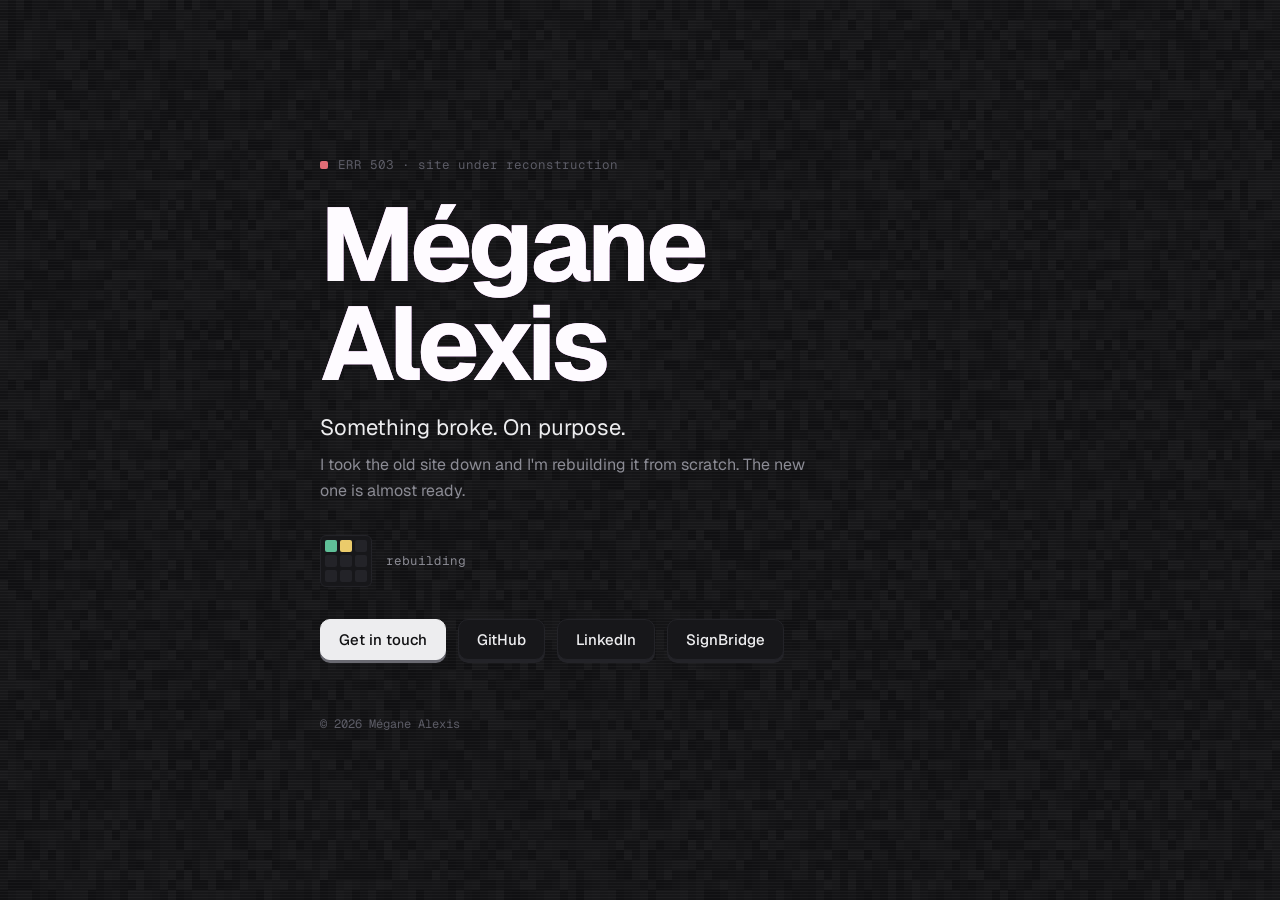
<file: index.html>
<!DOCTYPE html>
<html lang="en">
<head>
  <meta charset="UTF-8" />
  <meta name="viewport" content="width=device-width, initial-scale=1.0, viewport-fit=cover" />
  <meta name="robots" content="noindex" />
  <title>Mégane Alexis</title>

  <link rel="icon" href="/favicon.ico">
  <link rel="icon" type="image/png" sizes="16x16" href="/images/favicon-16x16.png">
  <link rel="icon" type="image/png" sizes="32x32" href="/images/favicon-32x32.png">
  <link rel="icon" type="image/png" sizes="48x48" href="/images/favicon-48x48.png">
  <link rel="apple-touch-icon" sizes="180x180" href="/images/apple-touch-icon.png">
  <link rel="icon" type="image/png" sizes="192x192" href="/images/android-chrome-192x192.png">
  <link rel="manifest" href="/site.webmanifest">
  <meta name="theme-color" content="#111113" />

  <link rel="preconnect" href="https://fonts.googleapis.com">
  <link rel="preconnect" href="https://fonts.gstatic.com" crossorigin>
  <link href="https://fonts.googleapis.com/css2?family=Geist:wght@400;500;700&family=Geist+Mono:wght@400;500&display=swap" rel="stylesheet">

  <style>
    :root{
      --bg:#111113; --fg:#EDEDEF; --muted:#8B8B94; --faint:#5C5C66; --line:#232328; --card:#17171A;
      --R:#E06C75; --B:#7896F2; --G:#5FBF98; --Y:#EBCB6B; --O:#E8955A;
      --mono:"Geist Mono",ui-monospace,Menlo,monospace;
      color-scheme:dark;
    }
    *{box-sizing:border-box}
    html,body{height:100%}
    body{margin:0;background:var(--bg);color:var(--fg);font-family:"Geist",system-ui,-apple-system,sans-serif;-webkit-font-smoothing:antialiased;overflow-x:hidden}
    a{color:var(--fg)}
    :focus-visible{outline:2px solid var(--Y);outline-offset:3px;border-radius:4px}

    /* scanlines + noise */
    body::before{content:"";position:fixed;inset:0;pointer-events:none;z-index:3;
      background:repeating-linear-gradient(to bottom,rgba(255,255,255,.035) 0 1px,transparent 1px 3px)}
    #noise{position:fixed;inset:0;width:100%;height:100%;pointer-events:none;z-index:2;opacity:.03;image-rendering:pixelated}

    .wrap{position:relative;z-index:4;min-height:100svh;display:grid;place-items:center;
      padding-left:max(20px,env(safe-area-inset-left,0px));padding-right:max(20px,env(safe-area-inset-right,0px));padding-block:48px}
    .box{max-width:40rem;width:100%}

    .code{font-family:var(--mono);font-size:12.5px;color:var(--faint);margin:0 0 22px;display:flex;gap:10px;align-items:center}
    .code .dot{width:8px;height:8px;border-radius:2px;background:var(--R);animation:blink 1.1s steps(2) infinite}
    @keyframes blink{50%{opacity:.15}}

    /* the glitching name */
    h1{position:relative;margin:0 0 18px;font-weight:700;font-size:clamp(46px,11vw,104px);line-height:.95;letter-spacing:-.04em}
    h1 .t{position:relative;display:inline-block}
    h1 .t::before,h1 .t::after{content:attr(data-text);position:absolute;inset:0;pointer-events:none}
    h1 .t::before{color:var(--R);mix-blend-mode:screen;animation:sliceA 3.2s infinite steps(1)}
    h1 .t::after{color:var(--B);mix-blend-mode:screen;animation:sliceB 2.7s infinite steps(1)}
    @keyframes sliceA{
      0%,100%{clip-path:inset(0 0 100% 0);transform:none}
      8%{clip-path:inset(12% 0 70% 0);transform:translate(-6px,0)}
      10%{clip-path:inset(55% 0 22% 0);transform:translate(5px,0)}
      12%{clip-path:inset(0 0 100% 0)}
      61%{clip-path:inset(78% 0 6% 0);transform:translate(-9px,0)}
      63%{clip-path:inset(0 0 100% 0)}
    }
    @keyframes sliceB{
      0%,100%{clip-path:inset(0 0 100% 0);transform:none}
      20%{clip-path:inset(40% 0 44% 0);transform:translate(7px,0)}
      22%{clip-path:inset(4% 0 82% 0);transform:translate(-4px,0)}
      24%{clip-path:inset(0 0 100% 0)}
      77%{clip-path:inset(62% 0 18% 0);transform:translate(8px,0)}
      79%{clip-path:inset(0 0 100% 0)}
    }
    body.burst h1 .t{animation:shake .25s steps(2) 2}
    @keyframes shake{0%{transform:translate(0)}50%{transform:translate(3px,-1px) skewX(-6deg)}100%{transform:translate(-2px,1px)}}
    body.burst .wrap{filter:hue-rotate(40deg) contrast(1.2)}

    .msg{font-size:clamp(18px,2.6vw,22px);line-height:1.5;margin:0 0 8px;max-width:32rem}
    .sub{color:var(--muted);font-size:16px;line-height:1.65;margin:0 0 30px;max-width:32rem}

    /* tiny cube progress */
    .build{display:flex;align-items:center;gap:14px;margin:0 0 32px;font-family:var(--mono);font-size:12.5px;color:var(--muted)}
    .mini{display:grid;grid-template-columns:repeat(3,12px);gap:3px;padding:4px;background:var(--card);border:1px solid var(--line);border-radius:6px}
    .mini i{width:12px;height:12px;border-radius:2px;background:var(--line);transition:background .3s}

    .links{display:flex;flex-wrap:wrap;gap:12px;align-items:center}
    .btn{display:inline-block;text-decoration:none;font-weight:500;font-size:15px;padding:10px 18px;border-radius:10px;border:1px solid var(--line);background:var(--card);color:var(--fg);box-shadow:0 3px 0 var(--line);transition:transform .2s}
    .btn:hover{transform:translateY(-1px)}
    .btn:active{transform:translateY(3px);box-shadow:none}
    .btn.main{background:var(--fg);color:var(--bg);border-color:var(--fg);box-shadow:0 3px 0 #6a6a72}
    .foot{margin-top:56px;font-family:var(--mono);font-size:12px;color:var(--faint)}

    @media (prefers-reduced-motion: reduce){
      h1 .t::before,h1 .t::after,.code .dot{animation:none}
      h1 .t::before{clip-path:inset(60% 0 25% 0);transform:translate(-3px,0)}
      h1 .t::after{clip-path:inset(20% 0 65% 0);transform:translate(3px,0)}
      #noise{display:none}
    }
  </style>
</head>
<body>
  <canvas id="noise" aria-hidden="true"></canvas>
  <main class="wrap">
    <div class="box">
      <p class="code"><span class="dot"></span><span id="err">ERR 503 · site under reconstruction</span></p>
      <h1><span class="t" id="name" data-text="Mégane Alexis">Mégane Alexis</span></h1>
      <p class="msg">Something broke. On purpose.</p>
      <p class="sub">I took the old site down and I'm rebuilding it from scratch. The new one is almost ready.</p>
      <div class="build" aria-hidden="true"><span class="mini" id="mini"></span><span id="pct">rebuilding</span></div>
      <div class="links">
        <a class="btn main" href="mailto:hello@meganealexis.com">Get in touch</a>
        <a class="btn" href="https://github.com/megane18" target="_blank" rel="noreferrer">GitHub</a>
        <a class="btn" href="https://linkedin.com/in/megane-alexis" target="_blank" rel="noreferrer">LinkedIn</a>
        <a class="btn" href="https://signbridge.ai" target="_blank" rel="noreferrer">SignBridge</a>
      </div>
      <p class="foot">© 2026 Mégane Alexis</p>
    </div>
  </main>

  <script>
  (function(){
    var reduce = window.matchMedia('(prefers-reduced-motion: reduce)').matches;

    // mini cube: stickers light up one by one, then reset
    var colors = ['--G','--Y','--O','--R','--B','--G','--R','--B','--Y'];
    var mini = document.getElementById('mini'), cells = [];
    for (var i = 0; i < 9; i++) { var c = document.createElement('i'); mini.appendChild(c); cells.push(c); }
    var order = [0,1,2,5,8,7,6,3,4], step = 0;
    function fill(){
      if (step > 9) { cells.forEach(function(c){ c.style.background=''; }); step = 0; }
      else if (step < 9) { var k = order[step]; cells[k].style.background = k===4 ? 'var(--fg)' : 'var(' + colors[k] + ')'; }
      step++;
    }
    if (reduce) { for (var s = 0; s < 7; s++) fill(); } else { setInterval(fill, 450); }

    if (reduce) return;

    // name scrambles now and then
    var el = document.getElementById('name'), real = el.dataset.text;
    var junk = '!<>-_\\/[]{}=+*^?#01';
    function scramble(){
      var n = 0, max = 8;
      var t = setInterval(function(){
        var out = '';
        for (var i = 0; i < real.length; i++) {
          out += (real[i] !== ' ' && Math.random() < .35 && n < max - 1) ? junk[Math.floor(Math.random()*junk.length)] : real[i];
        }
        el.textContent = out; el.dataset.text = out;
        if (++n >= max) { clearInterval(t); el.textContent = real; el.dataset.text = real; }
      }, 55);
      document.body.classList.add('burst');
      setTimeout(function(){ document.body.classList.remove('burst'); }, 260);
    }
    (function loop(){ setTimeout(function(){ scramble(); loop(); }, 2600 + Math.random()*3400); })();

    // error line flickers between messages
    var msgs = ['ERR 503 · site under reconstruction','rebuilding meganealexis.com','signal lost · reconnecting','ERR 503 · site under reconstruction'];
    var err = document.getElementById('err'), m = 0;
    setInterval(function(){ m = (m+1) % msgs.length; err.textContent = msgs[m]; }, 3000);

    // tab title glitch
    var base = 'Mégane Alexis', alt = ['M3g@ne Al3xis','Mégane_Alexis','rebuilding...','Mégane Alexis'];
    setInterval(function(){
      document.title = alt[Math.floor(Math.random()*alt.length)];
      setTimeout(function(){ document.title = base; }, 400);
    }, 4000);

    // noise
    var cv = document.getElementById('noise'), ctx = cv.getContext('2d');
    cv.width = 160; cv.height = 90;
    var img = ctx.createImageData(cv.width, cv.height);
    (function draw(){
      for (var i = 0; i < img.data.length; i += 4) { var v = Math.random()*255|0; img.data[i]=img.data[i+1]=img.data[i+2]=v; img.data[i+3]=255; }
      ctx.putImageData(img, 0, 0);
      setTimeout(function(){ requestAnimationFrame(draw); }, 70);
    })();
  })();
  </script>
</body>
</html>
</file>
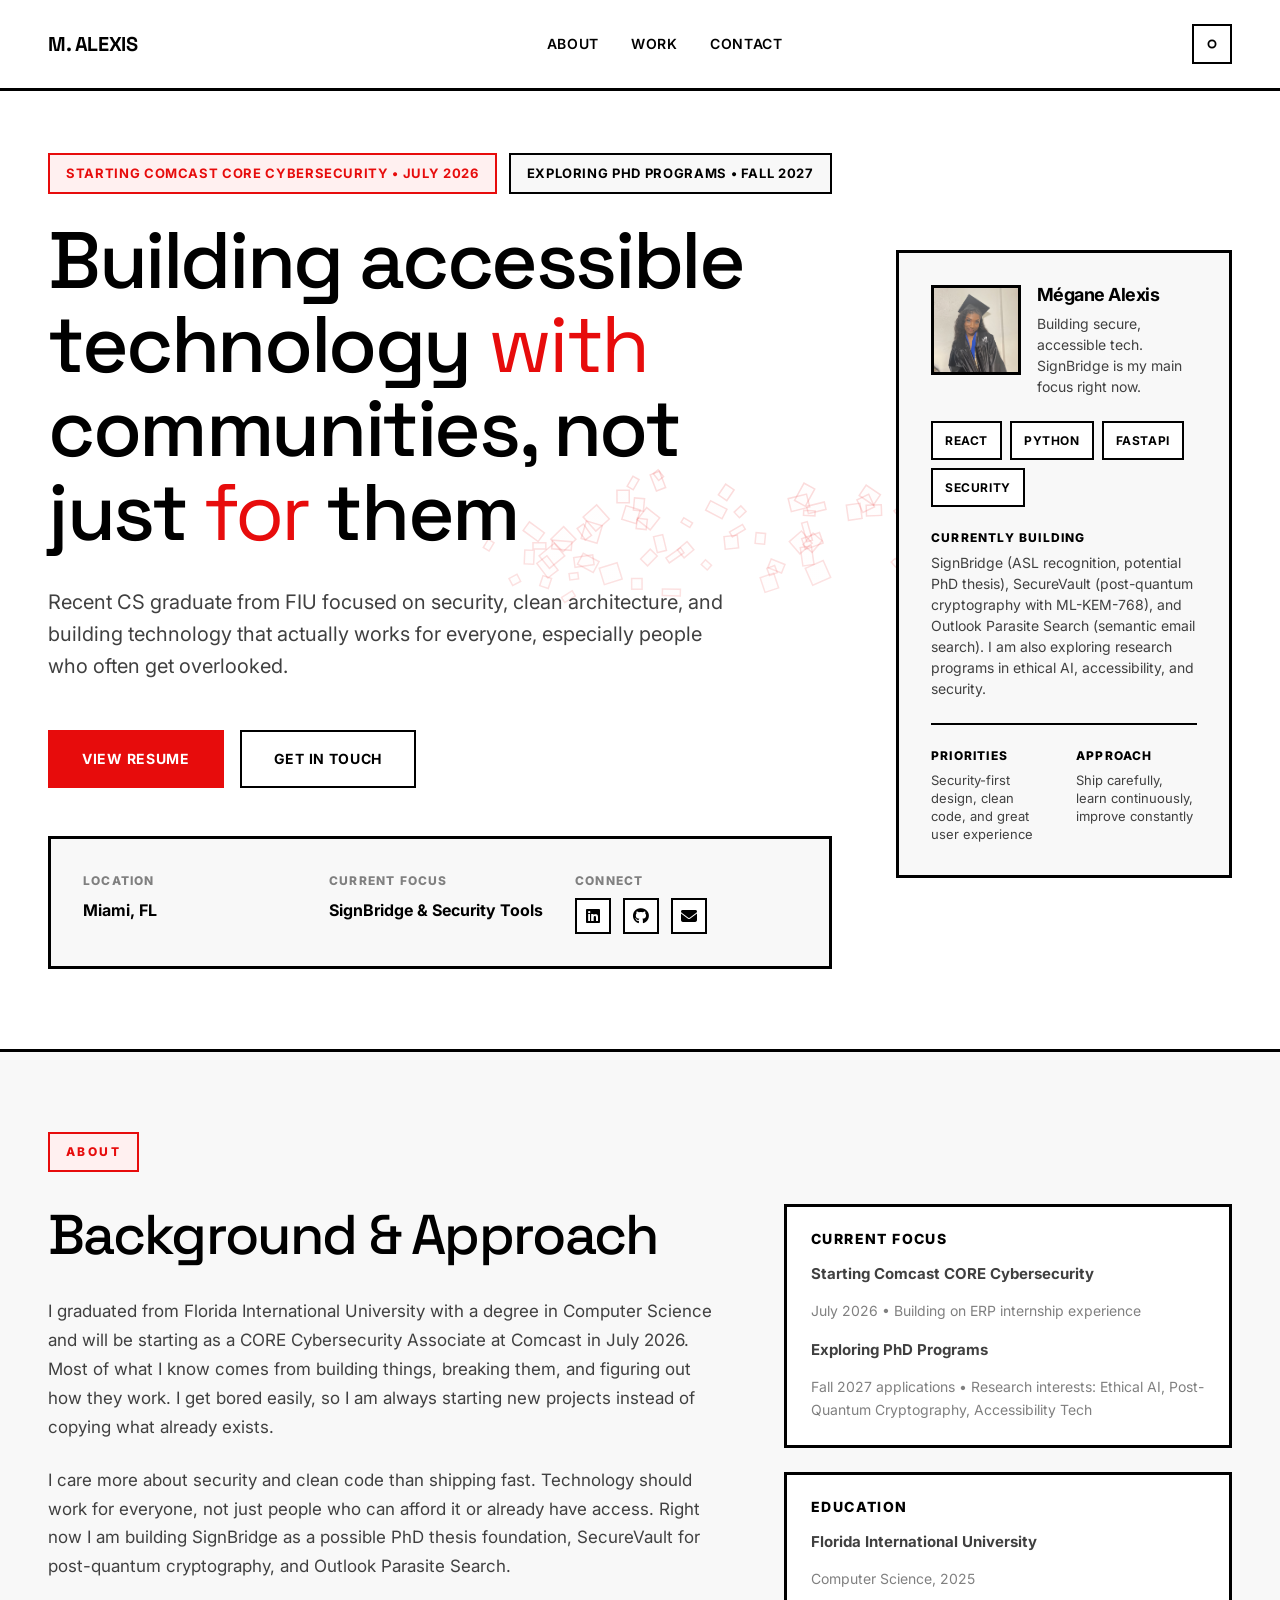
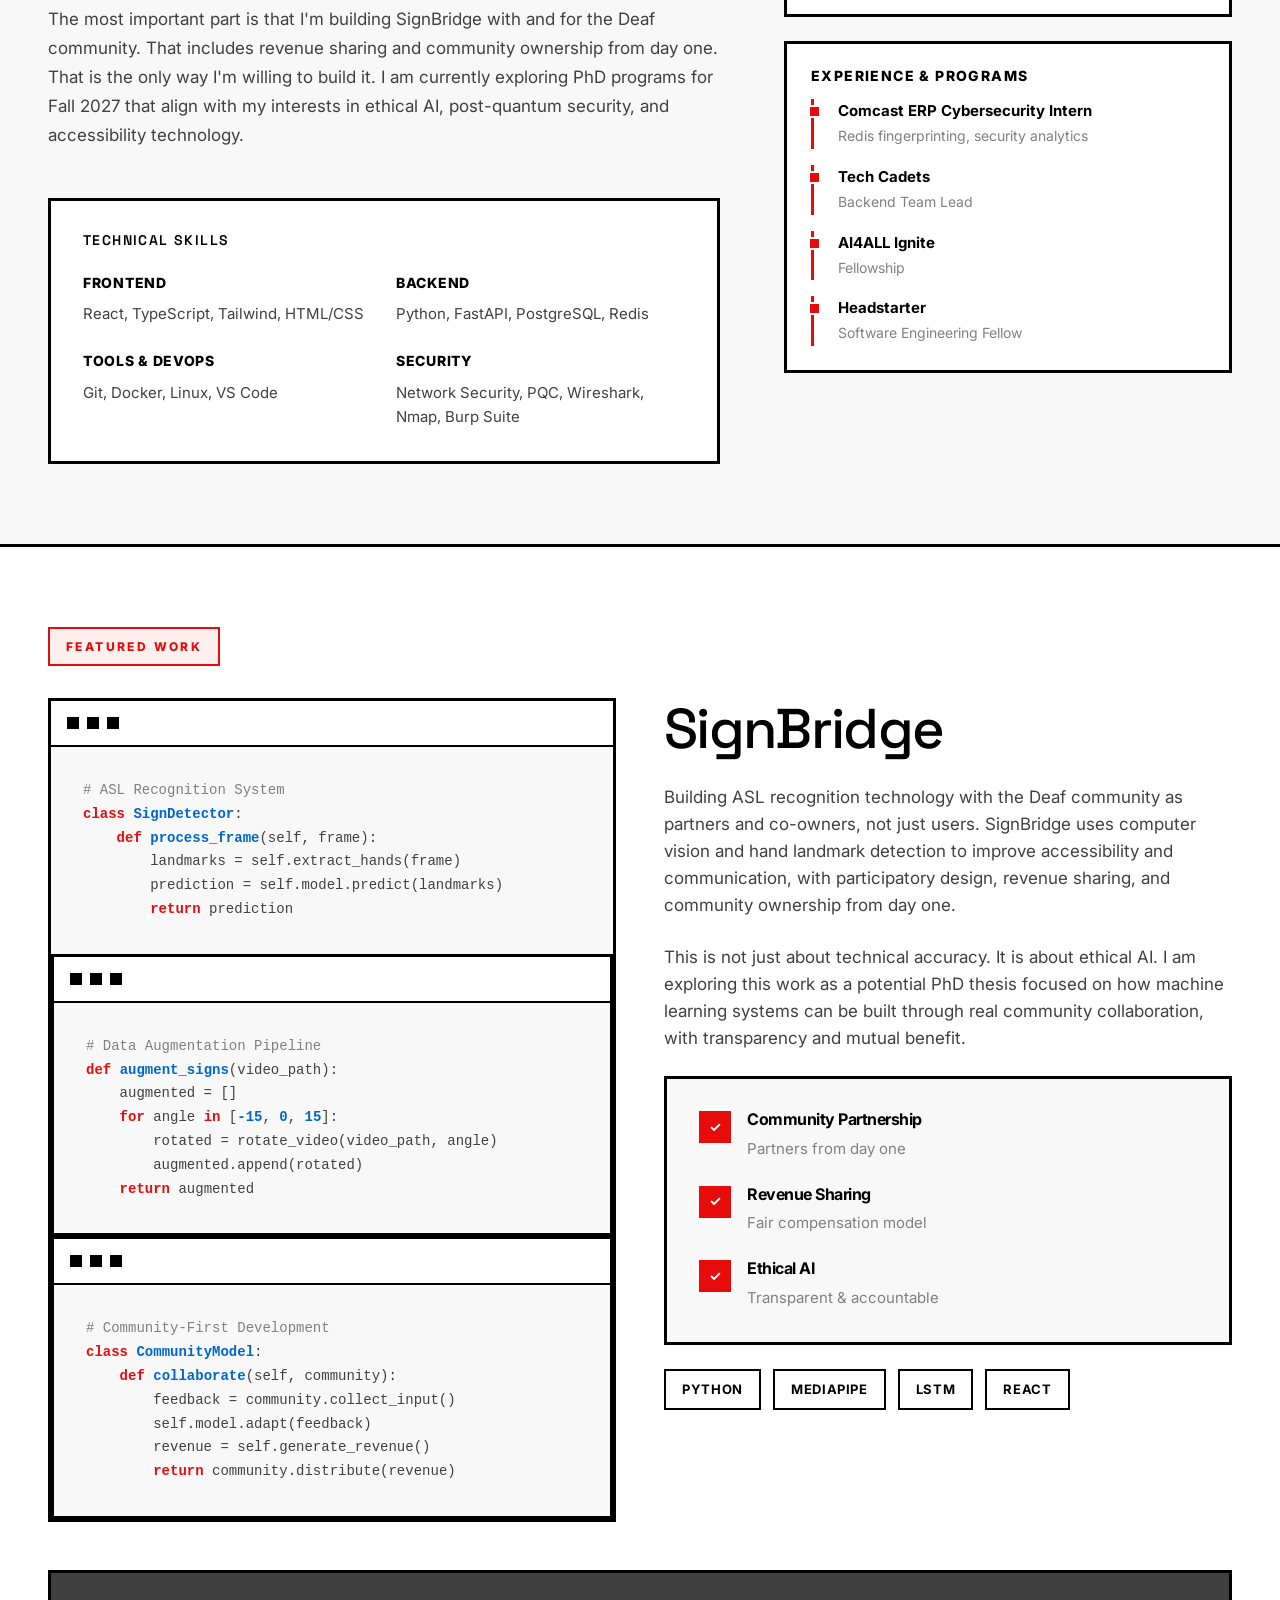
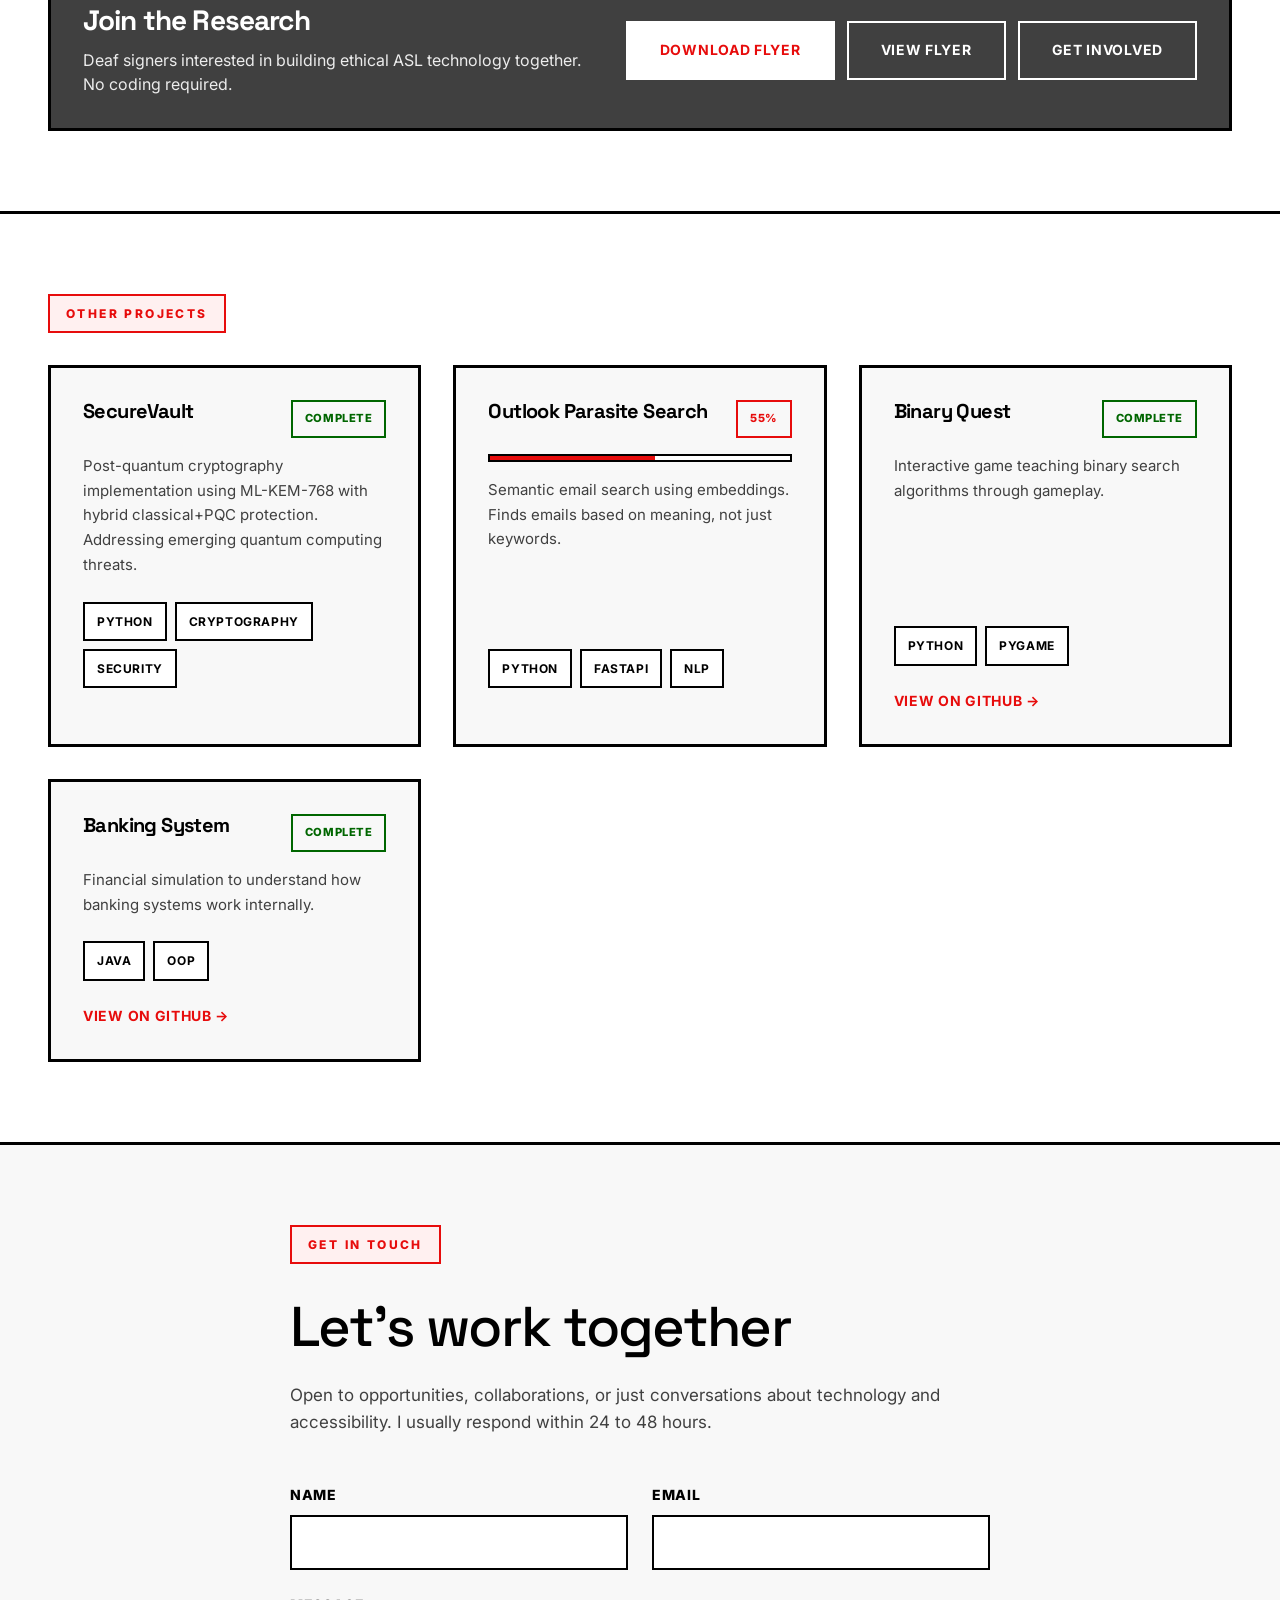
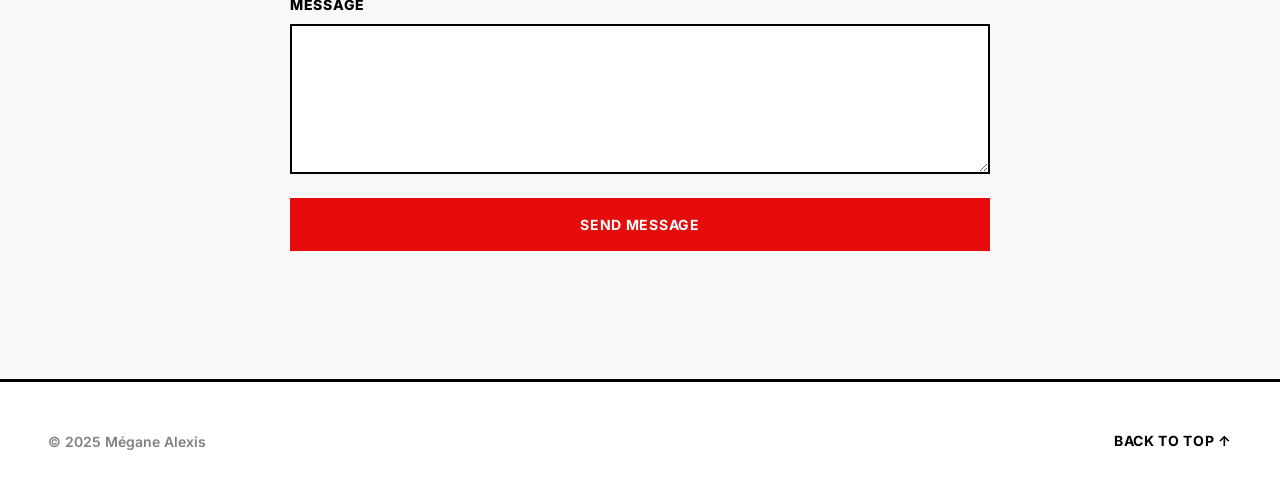
<file: testing.html>
<!DOCTYPE html>
<html lang="en">
<head>
  <meta charset="UTF-8" />
  
  <!-- Multiple Favicon Formats for Better Browser Support -->
  <link rel="icon" type="image/png" sizes="32x32" href="images/ma.png" />
  <link rel="icon" type="image/png" sizes="16x16" href="images/ma.png" />
  <link rel="apple-touch-icon" sizes="180x180" href="images/ma.png"/>
  <link rel="shortcut icon" href="images/ma.png" />
  
  <meta name="viewport" content="width=device-width, initial-scale=1.0" />
  <!-- <title>Mégane Alexis — Developer & Security Engineer</title> -->
     <title>Welcome....</title>

  <link rel="preconnect" href="https://fonts.googleapis.com">
  <link rel="preconnect" href="https://fonts.gstatic.com" crossorigin>
  <link href="https://fonts.googleapis.com/css2?family=Inter:wght@400;500;600;700;800&family=Space+Grotesk:wght@400;500;600;700&display=swap" rel="stylesheet">

  <link rel="stylesheet" href="https://cdnjs.cloudflare.com/ajax/libs/font-awesome/6.5.1/css/all.min.css">
  <link rel="stylesheet" href="styles.css">
</head>

<body>
  <!-- <a class="skip-link" href="#main">Skip to main content</a> -->

  <!-- Header -->
  <header class="header">
    <div class="container">
      <div class="nav-container">
        <a href="#" class="logo">M. Alexis</a>

        <ul class="nav-desktop">
          <li><a href="#about">About</a></li>
          <li><a href="#work">Work</a></li>
          <li><a href="#contact">Contact</a></li>
        </ul>

        <div class="nav-actions">
          <button class="theme-toggle" id="themeBtn" aria-label="Toggle dark mode">
            <svg width="18" height="18" viewBox="0 0 20 20" fill="none">
              <circle cx="10" cy="10" r="4" stroke="currentColor" stroke-width="2"/>
            </svg>
          </button>

          <button class="menu-btn" id="menuBtn" aria-label="Toggle navigation menu">
            <span></span>
            <span></span>
            <span></span>
          </button>
        </div>
      </div>
    </div>

    <!-- Mobile Navigation -->
    <nav class="nav-mobile" id="navMobile">
      <div class="nav-mobile-inner">
        <ul class="nav-mobile-links">
          <li><a href="#about">About</a></li>
          <li><a href="#work">Work</a></li>
          <li><a href="#contact">Contact</a></li>
        </ul>

        <div class="nav-mobile-social">
          <a href="https://linkedin.com/in/megane-alexis" target="_blank" rel="noreferrer" aria-label="LinkedIn">
            <i class="fab fa-linkedin"></i>
          </a>
          <a href="https://github.com/megane18" target="_blank" rel="noreferrer" aria-label="GitHub">
            <i class="fab fa-github"></i>
          </a>
          <a href="mailto:meganealexis12@gmail.com" aria-label="Email">
            <i class="fas fa-envelope"></i>
          </a>
        </div>
      </div>
    </nav>
  </header>

  <main id="main">
    <!-- Hero -->
    <section class="hero">
      <div class="hero-bg" aria-hidden="true">
        <canvas id="heroCanvas"></canvas>
      </div>

      <div class="container">
        <div class="hero-layout">
          <div class="hero-main">
            <div class="hero-status">
              <span>Starting Comcast CORE Cybersecurity • July 2026</span>
              <span>Exploring PhD Programs • Fall 2027</span>
            </div>

            <h1 class="hero-title">
              Building accessible technology <em>with</em> communities, not just <em>for</em> them
            </h1>

            <p class="hero-desc">
              Recent CS graduate from FIU focused on security, clean architecture, and building technology that actually works for everyone, especially people who often get overlooked.

            </p>

            <div class="hero-cta">
              <a href="resume/Real_resume.docx.pdf" class="btn btn-primary" target="_blank" rel="noreferrer">View Resume</a>
              <a href="mailto:hello@meganealexis.com" class="btn btn-secondary">Get in touch</a>
            </div>

            <div class="hero-stats">
              <div class="stat-box">
                <span class="stat-label">Location</span>
                <span class="stat-value">Miami, FL</span>
              </div>
              <div class="stat-box">
                <span class="stat-label">Current Focus</span>
                <span class="stat-value">SignBridge & Security Tools</span>
              </div>
              <div class="stat-box">
                <span class="stat-label">Connect</span>
                <div class="stat-links">
                  <a href="https://linkedin.com/in/megane-alexis" target="_blank" rel="noreferrer" aria-label="LinkedIn">
                    <i class="fab fa-linkedin"></i>
                  </a>
                  <a href="https://github.com/megane18" target="_blank" rel="noreferrer" aria-label="GitHub">
                    <i class="fab fa-github"></i>
                  </a>
                  <a href="mailto:hello@meganealexis.com" aria-label="Email">
                    <i class="fas fa-envelope"></i>
                  </a>
                </div>
              </div>
            </div>
          </div>

          <aside class="hero-side">
            <div class="profile-card">
              <div class="profile-top">
                <img src="images/megane.jpg" alt="Mégane Alexis" class="profile-img" />

                <div class="profile-bio">
                  <h3>Mégane Alexis</h3>
                  <p>Building secure, accessible tech. SignBridge is my main focus right now.</p>
                </div>
              </div>

              <div class="profile-tags">
                <span>React</span>
                <span>Python</span>
                <span>FastAPI</span>
                <span>Security</span>
              </div>

              <div class="profile-info">
                <h4>Currently Building</h4>
                <p>SignBridge (ASL recognition, potential PhD thesis), SecureVault (post-quantum cryptography with ML-KEM-768), and Outlook Parasite Search (semantic email search). I am also exploring research programs in ethical AI, accessibility, and security.</p>
              </div>

              <div class="profile-grid">
                <div class="profile-grid-item">
                  <h4>Priorities</h4>
                  <p>Security-first design, clean code, and great user experience</p>
                </div>
                <div class="profile-grid-item">
                  <h4>Approach</h4>
                  <p>Ship carefully, learn continuously, improve constantly</p>
                </div>
              </div>
              
            </div>
          </aside>
        </div>
      </div>
    </section>

    <!-- About -->
    <section class="about" id="about">
      <div class="container">
        <span class="section-tag">About</span>

        <div class="about-layout">
          <div class="about-content">
            <h2>Background & Approach</h2>

            <div class="about-text">
              <p>
                I graduated from Florida International University with a degree in Computer Science and will be starting as a CORE Cybersecurity Associate at Comcast in July 2026. Most of what I know comes from building things, breaking them, and figuring out how they work. I get bored easily, so I am always starting new projects instead of copying what already exists.
              </p>
              <p>
                I care more about security and clean code than shipping fast. Technology should work for everyone, not just people who can afford it or already have access. Right now I am building SignBridge as a possible PhD thesis foundation, SecureVault for post-quantum cryptography, and Outlook Parasite Search.
              </p>
              <p>
                The most important part is that I'm building SignBridge with and for the Deaf community. That includes revenue sharing and community ownership from day one. That is the only way I'm willing to build it. I am currently exploring PhD programs for Fall 2027 that align with my interests in ethical AI, post-quantum security, and accessibility technology.
              </p>
            </div>

            <div class="skills-section">
              <h4>Technical Skills</h4>
              <div class="skills-grid">
                <div class="skill-box">
                  <strong>Frontend</strong>
                  <span>React, TypeScript, Tailwind, HTML/CSS</span>
                </div>
                <div class="skill-box">
                  <strong>Backend</strong>
                  <span>Python, FastAPI, PostgreSQL, Redis</span>
                </div>
                <div class="skill-box">
                  <strong>Tools & DevOps</strong>
                  <span>Git, Docker, Linux, VS Code</span>
                </div>
                <div class="skill-box">
                  <strong>Security</strong>
                  <span>Network Security, PQC, Wireshark, Nmap, Burp Suite</span>
                </div>
              </div>
            </div>
          </div>

          <aside class="about-sidebar">
            <div class="info-box">
              <h4>Current Focus</h4>
              <p><strong>Starting Comcast CORE Cybersecurity</strong></p>
              <p style="color: var(--text-muted); font-size: 0.875rem; margin-bottom: var(--space-4);">July 2026 • Building on ERP internship experience</p>

              <p><strong>Exploring PhD Programs</strong></p>
              <p style="color: var(--text-muted); font-size: 0.875rem;">Fall 2027 applications • Research interests: Ethical AI, Post-Quantum Cryptography, Accessibility Tech</p>
            </div>

            <div class="info-box">
              <h4>Education</h4>
              <p><strong>Florida International University</strong></p>
              <p style="color: var(--text-muted); font-size: 0.875rem;">Computer Science, 2025</p>
            </div>

            <div class="info-box">
              <h4>Experience & Programs</h4>
              <ul class="timeline">
                <li class="timeline-item">
                  <strong>Comcast ERP Cybersecurity Intern</strong>
                  <span>Redis fingerprinting, security analytics</span>
                </li>
                <li class="timeline-item">
                  <strong>Tech Cadets</strong>
                  <span>Backend Team Lead</span>
                </li>
                <li class="timeline-item">
                  <strong>AI4ALL Ignite</strong>
                  <span>Fellowship</span>
                </li>
                <li class="timeline-item">
                  <strong>Headstarter</strong>
                  <span>Software Engineering Fellow</span>
                </li>
              </ul>
            </div>
          </aside>
        </div>
      </div>
    </section>

    <!-- Featured Project -->
<section class="featured" id="work">
  <div class="container">
    <span class="section-tag">Featured Work</span>

    <div class="project-grid">
      <!-- First Code Display -->
      <div class="code-display">
        <div class="code-header">
          <span class="code-dot"></span>
          <span class="code-dot"></span>
          <span class="code-dot"></span>
        </div>
        <div class="code-body">
<pre><code><span class="code-comment"># ASL Recognition System</span>
<span class="code-keyword">class</span> <span class="code-function">SignDetector</span>:
    <span class="code-keyword">def</span> <span class="code-function">process_frame</span>(self, frame):
        landmarks = self.extract_hands(frame)
        prediction = self.model.predict(landmarks)
        <span class="code-keyword">return</span> prediction</code></pre>
        </div>
        
        <div class="code-display">
        <div class="code-header">
          <span class="code-dot"></span>
          <span class="code-dot"></span>
          <span class="code-dot"></span>
        </div>
        <div class="code-body">
<pre><code><span class="code-comment"># Data Augmentation Pipeline</span>
<span class="code-keyword">def</span> <span class="code-function">augment_signs</span>(video_path):
    augmented = []
    <span class="code-keyword">for</span> angle <span class="code-keyword">in</span> [<span class="code-function">-15</span>, <span class="code-function">0</span>, <span class="code-function">15</span>]:
        rotated = rotate_video(video_path, angle)
        augmented.append(rotated)
    <span class="code-keyword">return</span> augmented</code></pre>
        </div>
      </div>
      
      <div class="code-display">
        <div class="code-header">
          <span class="code-dot"></span>
          <span class="code-dot"></span>
          <span class="code-dot"></span>
        </div>
        <div class="code-body">
<pre><code><span class="code-comment"># Community-First Development</span>
<span class="code-keyword">class</span> <span class="code-function">CommunityModel</span>:
    <span class="code-keyword">def</span> <span class="code-function">collaborate</span>(self, community):
        feedback = community.collect_input()
        self.model.adapt(feedback)
        revenue = self.generate_revenue()
        <span class="code-keyword">return</span> community.distribute(revenue)</code></pre>
        </div>
      </div>
      </div>

      <div class="project-details">
        <h2>SignBridge</h2>
        <p class="project-desc">
          Building ASL recognition technology with the Deaf community as partners and co-owners, not just users. SignBridge uses computer vision and hand landmark detection to improve accessibility and communication, with participatory design, revenue sharing, and community ownership from day one.
        </p>

        <p class="project-desc">
          This is not just about technical accuracy. It is about ethical AI. I am exploring this work as a potential PhD thesis focused on how machine learning systems can be built through real community collaboration, with transparency and mutual benefit.
        </p>

        <div class="feature-grid">
          <div class="feature">
            <div class="feature-icon">✓</div>
            <div class="feature-content">
              <h4>Community Partnership</h4>
              <p>Partners from day one</p>
            </div>
          </div>
          <div class="feature">
            <div class="feature-icon">✓</div>
            <div class="feature-content">
              <h4>Revenue Sharing</h4>
              <p>Fair compensation model</p>
            </div>
          </div>
          <div class="feature">
            <div class="feature-icon">✓</div>
            <div class="feature-content">
              <h4>Ethical AI</h4>
              <p>Transparent & accountable</p>
            </div>
          </div>
        </div>

        <div class="tech-list">
          <span class="tech-badge">Python</span>
          <span class="tech-badge">MediaPipe</span>
          <span class="tech-badge">LSTM</span>
          <span class="tech-badge">React</span>
        </div>
      </div>

      <!-- Second Code Display -->
      <!-- <div class="code-display">
        <div class="code-header">
          <span class="code-dot"></span>
          <span class="code-dot"></span>
          <span class="code-dot"></span>
        </div>
        <div class="code-body">
<pre><code><span class="code-comment"># Community-First Development</span>
<span class="code-keyword">class</span> <span class="code-function">CommunityModel</span>:
    <span class="code-keyword">def</span> <span class="code-function">collaborate</span>(self, community):
        feedback = community.collect_input()
        self.model.adapt(feedback)
        revenue = self.generate_revenue()
        <span class="code-keyword">return</span> community.distribute(revenue)</code></pre>
        </div>
      </div> -->

      <!-- Third Code Display -->
      <!-- <div class="code-display">
        <div class="code-header">
          <span class="code-dot"></span>
          <span class="code-dot"></span>
          <span class="code-dot"></span>
        </div>
        <div class="code-body">
<pre><code><span class="code-comment"># Hand Landmark Processing</span>
<span class="code-keyword">def</span> <span class="code-function">extract_features</span>(landmarks):
    normalized = normalize_coords(landmarks)
    features = compute_angles(normalized)
    <span class="code-keyword">return</span> torch.tensor(features)
    
<span class="code-comment"># Model Training Pipeline</span>
model.fit(X_train, y_train, epochs=<span class="code-function">100</span>)</code></pre>
        </div>
      </div> -->

      <!-- Fourth Code Display -->
      <!-- <div class="code-display">
        <div class="code-header">
          <span class="code-dot"></span>
          <span class="code-dot"></span>
          <span class="code-dot"></span>
        </div>
        <div class="code-body">
<pre><code><span class="code-comment"># Real-time Sign Detection</span>
<span class="code-keyword">while</span> cap.isOpened():
    ret, frame = cap.read()
    results = hands.process(frame)
    <span class="code-keyword">if</span> results.multi_hand_landmarks:
        prediction = model.predict(results)
        cv2.putText(frame, prediction, (<span class="code-function">10</span>, <span class="code-function">30</span>))</code></pre>
        </div>
      </div> -->

      <!-- Fifth Code Display -->
      <!-- <div class="code-display">
        <div class="code-header">
          <span class="code-dot"></span>
          <span class="code-dot"></span>
          <span class="code-dot"></span>
        </div>
        <div class="code-body">
<pre><code><span class="code-comment"># Data Augmentation Pipeline</span>
<span class="code-keyword">def</span> <span class="code-function">augment_signs</span>(video_path):
    augmented = []
    <span class="code-keyword">for</span> angle <span class="code-keyword">in</span> [<span class="code-function">-15</span>, <span class="code-function">0</span>, <span class="code-function">15</span>]:
        rotated = rotate_video(video_path, angle)
        augmented.append(rotated)
    <span class="code-keyword">return</span> augmented</code></pre>
        </div>
      </div> -->

      <!-- Sixth Code Display -->
      <!-- <div class="code-display">
        <div class="code-header">
          <span class="code-dot"></span>
          <span class="code-dot"></span>
          <span class="code-dot"></span>
        </div>
        <div class="code-body">
<pre><code><span class="code-comment"># LSTM Sequence Model</span>
model = Sequential([
    LSTM(<span class="code-function">128</span>, return_sequences=<span class="code-function">True</span>),
    Dropout(<span class="code-function">0.3</span>),
    LSTM(<span class="code-function">64</span>),
    Dense(num_classes, activation=<span class="code-function">'softmax'</span>)
])
model.compile(optimizer=<span class="code-function">'adam'</span>)</code></pre>
        </div>
      </div> -->

      <!-- Collaborator Section - More Compact -->
      <div class="collaborator-section">
        <div class="collab-content">
          <h3>Join the Research</h3>
          <p>Deaf signers interested in building ethical ASL technology together. No coding required.</p>
        </div>
        <div class="collaborator-actions">
          <a href="./resume/video_full.gif" download="SignBridge_Collaborator_Call.gif" class="btn btn-primary">
            Download Flyer
          </a>
          <a href="./resume/video_full.gif" target="_blank" class="btn btn-secondary">
            View Flyer
          </a>
          <a href="mailto:hello@signbridge.ai" class="btn btn-secondary">
            Get Involved
          </a>
        </div>
      </div>
    </div>
  </div>
</section>
    <!-- Other Projects -->
    <section class="projects">
      <div class="container">
        <span class="section-tag">Other Projects</span>

        <div class="projects-grid">
          <article class="project-card">
            <div class="card-top">
              <h3>SecureVault</h3>
              <span class="status complete">complete</span>
            </div>
            <p class="card-desc">Post-quantum cryptography implementation using ML-KEM-768 with hybrid classical+PQC protection. Addressing emerging quantum computing threats.</p>
            <div class="card-tags">
              <span>Python</span>
              <span>Cryptography</span>
              <span>Security</span>
            </div>
            <!-- <a href="https://github.com/megane18/binary-search-number-game" class="card-link" target="_blank" rel="noreferrer">
              View on GitHub →
            </a> -->
          </article>

          <article class="project-card">
            <div class="card-top">
              <h3>Outlook Parasite Search</h3>
              <span class="status">55%</span>
            </div>
            <div class="progress">
              <div class="progress-fill" style="width: 55%"></div>
            </div>
            <p class="card-desc">Semantic email search using embeddings. Finds emails based on meaning, not just keywords.</p>
            <div class="card-tags">
              <span>Python</span>
              <span>FastAPI</span>
              <span>NLP</span>
            </div>
          </article>

          <article class="project-card">
            <div class="card-top">
              <h3>Binary Quest</h3>
              <span class="status complete">Complete</span>
            </div>
            <p class="card-desc">Interactive game teaching binary search algorithms through gameplay.</p>
            <div class="card-tags">
              <span>Python</span>
              <span>Pygame</span>
            </div>
            <a href="https://github.com/megane18/binary-search-number-game" class="card-link" target="_blank" rel="noreferrer">
              View on GitHub →
            </a>
          </article>

          <article class="project-card">
            <div class="card-top">
              <h3>Banking System</h3>
              <span class="status complete">Complete</span>
            </div>
            <p class="card-desc">Financial simulation to understand how banking systems work internally.</p>
            <div class="card-tags">
              <span>Java</span>
              <span>OOP</span>
            </div>
            <a href="https://github.com/megane18/BankingSystem" class="card-link" target="_blank" rel="noreferrer">
              View on GitHub →
            </a>
          </article>
        </div>
      </div>
    </section>

    <!-- Contact -->
    <section class="contact" id="contact">
      <div class="container">
        <div class="contact-wrapper">
          <span class="section-tag">Get In Touch</span>
          <h2>Let's work together</h2>
          <p class="contact-intro">
            Open to opportunities, collaborations, or just conversations about technology
            and accessibility. I usually respond within 24 to 48 hours.
          </p>

          <form id="contactForm" class="contact-form">
            <div class="form-row">
              <div class="form-group">
                <label for="name">Name</label>
                <input type="text" id="name" name="name" required />
              </div>

              <div class="form-group">
                <label for="email">Email</label>
                <input type="email" id="email" name="email" required />
              </div>
            </div>

            <div class="form-group">
              <label for="message">Message</label>
              <textarea id="message" name="message" rows="5" required></textarea>
            </div>

            <button type="submit" class="btn btn-primary">Send Message</button>
            <div id="formStatus" class="form-status"></div>
          </form>
        </div>
      </div>
    </section>
  </main>

  <!-- Footer -->
  <footer class="footer">
    <div class="container">
      <div class="footer-content">
        <p>&copy; 2025 Mégane Alexis</p>
        <a href="#" class="footer-link">Back to Top ↑</a>
      </div>
    </div>
  </footer>

  <script src="script.js"></script>
</body>
</html>
</file>
<file: styles.css>
/* ============================================
   PROFESSIONAL BRUTALIST PORTFOLIO
   Unique, Editorial, No AI Vibes
   ============================================ */

:root {
  --bg: #ffffff;
  --surface: #f8f8f8;
  --border: #000000;
  --text: #000000;
  --text2: #ffffff;
  --text-secondary: #404040;
  --text-muted: #808080;
  --accent: #ff0000;
  /* --accent: #f34d4d; */
--accent: #e70c0c;
    /* --accent: #c01515; */
  --accent-bg: #fff0f0;

  --font-sans: "Inter", -apple-system, system-ui, sans-serif;
  --font-display: "Space Grotesk", -apple-system, system-ui, sans-serif;

  --space-2: 0.5rem;
  --space-3: 0.75rem;
  --space-4: 1rem;
  --space-6: 1.5rem;
  --space-8: 2rem;
  --space-12: 3rem;
  --space-16: 4rem;
  --space-20: 5rem;
}

body.dark {
  --bg: #0a0a0a;
   --bg2: #161515;
  --surface: #141414;
  --border: #ffffff;
  --text: #ffffff;
  --text2: #000000;
  --text-secondary: #b0b0b0;
  --text-muted: #707070;
  --accent: #ff3333;
  /* --accent: #aa3030; */
  --accent-bg: #1a0000;
}

* {
  margin: 0;
  padding: 0;
  box-sizing: border-box;
}

html {
  scroll-behavior: smooth;
  scroll-padding-top: 90px;
}

body {
  font-family: var(--font-sans);
  font-size: 16px;
  line-height: 1.6;
  color: var(--text);
  background: var(--bg);
  -webkit-font-smoothing: antialiased;
  overflow-x: hidden;
}

::selection {
  background: var(--accent);
  color: white;
}

a {
  color: inherit;
  text-decoration: none;
}

/* Skip link */
.skip-link {
  position: absolute;
  left: var(--space-4);
  top: var(--space-4);
  padding: var(--space-3) var(--space-4);
  background: var(--accent);
  color: white;
  font-weight: 600;
  transform: translateY(-200%);
  transition: transform 0.2s;
  z-index: 9999;
  border: 2px solid var(--border);
}

.skip-link:focus {
  transform: translateY(0);
}

/* ============================================
   TYPOGRAPHY
   ============================================ */
h1, h2, h3, h4 {
  font-family: var(--font-display);
  font-weight: 499;
  line-height: 1.1;
  color: var(--text);
  letter-spacing: -0.03em;
}

h1 { font-size: clamp(2.5rem, 7vw, 5rem); }
h2 { font-size: clamp(2rem, 5vw, 3.5rem); }
h3 { font-size: clamp(1.5rem, 3vw, 2rem); }
h4 { font-size: 1.25rem; font-weight: 600; }

p {
  font-size: 1rem;
  line-height: 1.65;
  color: var(--text-secondary);
}

em {
  font-style: normal;
  color: var(--accent);
  font-weight: 400;
}

/* ============================================
   LAYOUT
   ============================================ */
.container {
  max-width: 1400px;
  margin: 0 auto;
  padding: 0 var(--space-6);
}

@media (min-width: 768px) {
  .container {
    padding: 0 var(--space-12);
  }
}

section {
  padding: var(--space-20) 0;
  border-bottom: 3px solid var(--border);
}

.section-tag {
  display: inline-block;
  font-size: 0.75rem;
  font-weight: 800;
  color: var(--accent);
  text-transform: uppercase;
  letter-spacing: 0.2em;
  margin-bottom: var(--space-8);
  padding: var(--space-2) var(--space-4);
  border: 2px solid var(--accent);
  background: var(--accent-bg);
}

/* ============================================
   HEADER & NAV
   ============================================ */
.header {
  position: fixed;
  top: 0;
  width: 100%;
  z-index: 1000;
  background: var(--bg);
  border-bottom: 3px solid var(--border);
}

.nav-container {
  display: flex;
  align-items: center;
  justify-content: space-between;
  padding: var(--space-6) 0;
}

.logo {
  font-family: var(--font-display);
  font-size: 1.25rem;
  font-weight: 800;
  color: var(--text);
  letter-spacing: -0.02em;
  text-transform: uppercase;
}

.nav-desktop {
  display: none;
  gap: var(--space-8);
  list-style: none;
}

@media (min-width: 768px) {
  .nav-desktop {
    display: flex;
  }
}

.nav-desktop a {
  font-size: 0.875rem;
  font-weight: 600;
  color: var(--text);
  text-transform: uppercase;
  letter-spacing: 0.05em;
  position: relative;
  padding: var(--space-2) 0;
}

.nav-desktop a::after {
  content: "";
  position: absolute;
  left: 0;
  bottom: 0;
  width: 0;
  height: 2px;
  background: var(--accent);
  transition: width 0.2s;
}

.nav-desktop a:hover::after,
.nav-desktop a.active::after {
  width: 100%;
}

.nav-actions {
  display: flex;
  align-items: center;
  gap: var(--space-4);
}

.theme-toggle {
  width: 40px;
  height: 40px;
  border: 2px solid var(--border);
  cursor: pointer;
  display: flex;
  align-items: center;
  justify-content: center;
  transition: all 0.2s;
  background: transparent;
  color: var(--text);
}

.theme-toggle:hover {
  background: var(--accent);
  border-color: var(--accent);
  color: white;
}

.menu-btn {
  width: 40px;
  height: 40px;
  border: 2px solid var(--border);
  background: transparent;
  cursor: pointer;
  display: flex;
  flex-direction: column;
  align-items: center;
  justify-content: center;
  gap: 5px;
  padding: 8px;
}

@media (min-width: 768px) {
  .menu-btn {
    display: none;
  }
}

.menu-btn span {
  width: 100%;
  height: 2px;
  background: var(--text);
  transition: all 0.2s;
}

.menu-btn.active span:nth-child(1) {
  transform: rotate(45deg) translateY(7px);
}

.menu-btn.active span:nth-child(2) {
  opacity: 0;
}

.menu-btn.active span:nth-child(3) {
  transform: rotate(-45deg) translateY(-7px);
}

/* Mobile Nav */
.nav-mobile {
  position: fixed;
  top: 73px;
  left: 0;
  width: 100%;
  height: calc(100vh - 73px);
  background: var(--bg);
  border-bottom: 3px solid var(--border);
  transform: translateX(100%);
  transition: transform 0.3s cubic-bezier(0.4, 0, 0.2, 1);
  overflow-y: auto;
  z-index: 999;
}

.nav-mobile.active {
  transform: translateX(0);
}

.nav-mobile-inner {
  padding: var(--space-8) var(--space-6);
}

.nav-mobile-links {
  list-style: none;
  display: flex;
  flex-direction: column;
  gap: 0;
  margin-bottom: var(--space-8);
}

.nav-mobile-links li {
  border-bottom: 2px solid var(--border);
}

.nav-mobile-links a {
  display: block;
  padding: var(--space-6) 0;
  font-size: 1.5rem;
  font-weight: 700;
  font-family: var(--font-display);
  color: var(--text);
  transition: all 0.2s;
}

.nav-mobile-links a:hover,
.nav-mobile-links a.active {
  color: var(--accent);
  padding-left: var(--space-4);
}

.nav-mobile-social {
  display: flex;
  gap: var(--space-4);
  padding-top: var(--space-6);
  border-top: 2px solid var(--border);
}

.nav-mobile-social a {
  width: 48px;
  height: 48px;
  display: flex;
  align-items: center;
  justify-content: center;
  border: 2px solid var(--border);
  font-size: 1.25rem;
  color: var(--text);
  transition: all 0.2s;
}

.nav-mobile-social a:hover {
  background: var(--accent);
  border-color: var(--accent);
  color: white;
}

/* ============================================
   HERO
   ============================================ */
.hero {
  padding-top: calc(73px + var(--space-20));
  padding-bottom: var(--space-20);
  border-bottom: 3px solid var(--border);
  position: relative;
  overflow: hidden;
}

.hero-bg{
  position: absolute;
  inset: 0;
  z-index: 0;
  pointer-events: none;
}

.hero .container{
  position: relative;
  z-index: 1;
}

.hero-bg canvas{
  width: 100%;
  height: 100%;
  display: block;
}

.hero-bg::after{
  content: "";
  position: absolute;
  inset: 0;
  background: linear-gradient(to bottom, transparent 20%, var(--bg) 90%);
  opacity: 0.75;
}

.hero-layout {
  display: grid;
  grid-template-columns: 1fr;
  gap: var(--space-12);
}

@media (min-width: 968px) {
  .hero-layout {
    grid-template-columns: 1.4fr 0.6fr;
    gap: var(--space-16);
  }
}

.hero-main {
  max-width: 900px;
}

.hero-eyebrow {
  font-size: 0.875rem;
  font-weight: 700;
  color: var(--text);
  text-transform: uppercase;
  letter-spacing: 0.1em;
  margin-bottom: var(--space-6);
  display: flex;
  align-items: center;
  gap: var(--space-3);
}

.hero-eyebrow::before {
  content: "";
  width: 40px;
  height: 3px;
  background: var(--accent);
}

.hero-status {
  display: flex;
  gap: var(--space-3);
  flex-wrap: wrap;
  margin-bottom: var(--space-6);
  align-items: center;
}

.hero-status span {
  padding: var(--space-2) var(--space-4);
  font-size: 0.8125rem;
  font-weight: 700;
  text-transform: uppercase;
  letter-spacing: 0.05em;
  border: 2px solid;
}

.hero-status span:first-child {
  background: var(--accent-bg);
  border-color: var(--accent);
  color: var(--accent);
}

.hero-status span:last-child {
  background: var(--surface);
  border-color: var(--border);
  color: var(--text);
}

.hero-title {
  margin-bottom: var(--space-8);
  line-height: 1.05;
}

.hero-desc {
  font-size: 1.25rem;
  line-height: 1.6;
  margin-bottom: var(--space-12);
  max-width: 680px;
}

.hero-cta {
  display: flex;
  gap: var(--space-4);
  flex-wrap: wrap;
  margin-bottom: var(--space-12);
}

.hero-stats {
  display: grid;
  grid-template-columns: repeat(auto-fit, minmax(200px, 1fr));
  gap: var(--space-6);
  padding: var(--space-8);
  border: 3px solid var(--border);
  background: var(--surface);
}

.stat-box {
  display: flex;
  flex-direction: column;
  gap: var(--space-2);
}

.stat-label {
  font-size: 0.75rem;
  font-weight: 800;
  text-transform: uppercase;
  letter-spacing: 0.1em;
  color: var(--text-muted);
}

.stat-value {
  font-size: 1rem;
  font-weight: 700;
  color: var(--text);
}

.stat-links {
  display: flex;
  gap: var(--space-3);
}

.stat-links a {
  width: 36px;
  height: 36px;
  display: flex;
  align-items: center;
  justify-content: center;
  border: 2px solid var(--border);
  background: var(--bg);
  color: var(--text);
  transition: all 0.2s;
}

.stat-links a:hover {
  background: var(--accent);
  border-color: var(--accent);
  color: white;
}

/* Profile Card */
.profile-card {
  padding: var(--space-8);
  background: var(--surface);
  border: 3px solid var(--border);
  display: flex;
  flex-direction: column;
  gap: var(--space-6);
  position: relative;
  transition: all 0.3s cubic-bezier(0.34, 1.56, 0.64, 1);
}

.profile-card:hover {
  transform: translateY(-8px) rotate(-1deg);
  box-shadow: 12px 12px 0 var(--accent);
}

@media (min-width: 968px) {
  .profile-card {
    position: sticky;
    top: calc(73px + var(--space-6));
  }
}

.profile-top {
  display: flex;
  gap: var(--space-4);
  align-items: start;
}

.profile-img {
  width: 90px;
  height: 90px;
  object-fit: cover;
  border: 3px solid var(--border);
  flex-shrink: 0;
}

.profile-bio h3 {
  font-size: 1.125rem;
  font-weight: 700;
  margin-bottom: var(--space-2);
  font-family: var(--font-sans);
}

.profile-bio p {
  font-size: 0.875rem;
  line-height: 1.5;
}

.profile-tags {
  display: flex;
  flex-wrap: wrap;
  gap: var(--space-2);
}

.profile-tags span {
  padding: var(--space-2) var(--space-3);
  background: var(--bg);
  border: 2px solid var(--border);
  font-size: 0.75rem;
  font-weight: 700;
  text-transform: uppercase;
  letter-spacing: 0.05em;
}

.profile-social {
  display: flex;
  gap: var(--space-3);
  padding: var(--space-6) 0;
  border-top: 2px solid var(--border);
  border-bottom: 2px solid var(--border);
}

.profile-social a {
  width: 40px;
  height: 40px;
  display: flex;
  align-items: center;
  justify-content: center;
  background: var(--bg);
  border: 2px solid var(--border);
  color: var(--text);
  transition: all 0.2s;
}

.profile-social a:hover {
  background: var(--accent);
  border-color: var(--accent);
  color: white;
}

.profile-info {
  display: flex;
  flex-direction: column;
  gap: var(--space-2);
}

.profile-info h4 {
  font-size: 0.75rem;
  font-weight: 800;
  text-transform: uppercase;
  letter-spacing: 0.1em;
  font-family: var(--font-sans);
}

.profile-info p {
  font-size: 0.875rem;
  line-height: 1.5;
}

.profile-grid {
  display: grid;
  grid-template-columns: 1fr 1fr;
  gap: var(--space-6);
  padding-top: var(--space-6);
  border-top: 2px solid var(--border);
}

.profile-grid-item h4 {
  font-size: 0.75rem;
  font-weight: 800;
  text-transform: uppercase;
  letter-spacing: 0.1em;
  margin-bottom: var(--space-2);
  font-family: var(--font-sans);
}

.profile-grid-item p {
  font-size: 0.8125rem;
  line-height: 1.4;
}

/* ============================================
   BUTTONS
   ============================================ */
.btn {
  display: inline-flex;
  align-items: center;
  justify-content: center;
  padding: var(--space-4) var(--space-8);
  font-size: 0.875rem;
  font-weight: 700;
  text-transform: uppercase;
  letter-spacing: 0.05em;
  transition: all 0.2s;
  cursor: pointer;
  border: 2px solid var(--border);
  font-family: var(--font-sans);
}

.btn-primary {
  background: var(--accent);
  color: white;
  border-color: var(--accent);
}

.btn-primary:hover {
  background: var(--text);
  border-color: var(--text);
  color: var(--bg);
}

.btn-secondary {
  background: transparent;
  color: var(--text);
  border-color: var(--border);
}

.btn-secondary:hover {
  background: var(--text);
  color: var(--bg);
}

/* ============================================
   ABOUT
   ============================================ */
.about {
  background: var(--surface);
}

.about-layout {
  display: grid;
  grid-template-columns: 1fr;
  gap: var(--space-16);
}

@media (min-width: 968px) {
  .about-layout {
    grid-template-columns: 1.5fr 1fr;
  }
}

.about-content h2 {
  margin-bottom: var(--space-8);
}

.about-text {
  display: flex;
  flex-direction: column;
  gap: var(--space-6);
  margin-bottom: var(--space-12);
}

.about-text p {
  font-size: 1.0625rem;
  line-height: 1.7;
}

.skills-section {
  padding: var(--space-8);
  background: var(--bg);
  border: 3px solid var(--border);
}

.skills-section h4 {
  margin-bottom: var(--space-6);
  font-size: 0.875rem;
  text-transform: uppercase;
  letter-spacing: 0.1em;
}

.skills-grid {
  display: grid;
  grid-template-columns: 1fr;
  gap: var(--space-6);
}

@media (min-width: 640px) {
  .skills-grid {
    grid-template-columns: 1fr 1fr;
  }
}

.skill-box {
  display: flex;
  flex-direction: column;
  gap: var(--space-2);
}

.skill-box strong {
  font-size: 0.875rem;
  font-weight: 800;
  text-transform: uppercase;
  letter-spacing: 0.05em;
}

.skill-box span {
  font-size: 0.9375rem;
  color: var(--text-secondary);
}

.info-box {
  padding: var(--space-6);
  background: var(--bg);
  border: 3px solid var(--border);
  margin-bottom: var(--space-6);
}

.info-box h4 {
  font-size: 0.875rem;
  font-weight: 800;
  text-transform: uppercase;
  letter-spacing: 0.1em;
  margin-bottom: var(--space-4);
  font-family: var(--font-sans);
}

.info-box p {
  font-size: 0.9375rem;
  margin-bottom: var(--space-3);
}

.info-box p:last-child {
  margin-bottom: 0;
}

.timeline {
  list-style: none;
  display: flex;
  flex-direction: column;
  gap: var(--space-4);
}

.timeline-item {
  padding-left: var(--space-6);
  border-left: 3px solid var(--accent);
  position: relative;
}

.timeline-item::before {
  content: "";
  position: absolute;
  left: -6px;
  top: 6px;
  width: 9px;
  height: 9px;
  background: var(--accent);
  border: 2px solid var(--bg);
}

.timeline-item strong {
  font-weight: 700;
  font-size: 0.9375rem;
  display: block;
  margin-bottom: var(--space-1);
}

.timeline-item span {
  font-size: 0.875rem;
  color: var(--text-muted);
}

/* ============================================
   FEATURED PROJECT
   ============================================ */
.featured {
  background: var(--bg);
}

.project-grid {
  display: grid;
  grid-template-columns: 1fr;
  gap: var(--space-8);
}

@media (min-width: 968px) {
  .project-grid {
    grid-template-columns: 1fr 1fr;
    gap: var(--space-12);
  }
}

.code-display {
  background: var(--surface);
  border: 3px solid var(--border);
  overflow: hidden;
  position: relative;
}

.code-display::before {
  content: "";
  position: absolute;
  top: -3px;
  right: var(--space-4);
  width: 80px;
  height: 3px;
  background: var(--accent);
}

.code-header {
  display: flex;
  gap: var(--space-2);
  padding: var(--space-4);
  background: var(--bg);
  border-bottom: 2px solid var(--border);
}

.code-dot {
  width: 12px;
  height: 12px;
  background: var(--border);
}

.code-body {
  padding: var(--space-8);
  font-family: "Monaco", "Courier New", monospace;
  font-size: 0.875rem;
  line-height: 1.7;
  overflow-x: auto;
}

.code-body code {
  color: var(--text-secondary);
  white-space: pre;
}

.code-keyword { color: var(--accent); font-weight: 700; }
.code-function { color: #0066cc; font-weight: 600; }
.code-comment { color: var(--text-muted); }

.project-details {
  display: flex;
  flex-direction: column;
  gap: var(--space-6);
}

.project-details h2 {
  margin: 0;
}

.project-desc {
  font-size: 1.0625rem;
  line-height: 1.6;
  margin: 0;
}

.feature-grid {
  display: flex;
  flex-direction: column;
  gap: var(--space-6);
  padding: var(--space-8);
  background: var(--surface);
  border: 3px solid var(--border);
}

.feature {
  display: flex;
  gap: var(--space-4);
  align-items: start;
}

.feature-icon {
  width: 32px;
  height: 32px;
  background: var(--accent);
  color: white;
  display: flex;
  align-items: center;
  justify-content: center;
  flex-shrink: 0;
  font-weight: 700;
  font-size: 0.875rem;
}

.feature-content h4 {
  font-size: 1rem;
  font-weight: 700;
  margin-bottom: var(--space-2);
  font-family: var(--font-sans);
}

.feature-content p {
  font-size: 0.9375rem;
  color: var(--text-muted);
  margin: 0;
}

.tech-list {
  display: flex;
  gap: var(--space-3);
  flex-wrap: wrap;
}

.tech-badge {
  padding: var(--space-2) var(--space-4);
  background: var(--bg);
  border: 2px solid var(--border);
  font-size: 0.8125rem;
  font-weight: 700;
  text-transform: uppercase;
  letter-spacing: 0.05em;
}

/* ============================================
   COLLABORATOR SECTION
   ============================================ */
.collaborator-section {
  padding: var(--space-8);
  background: var(--text-secondary);
  border: 3px solid var(--border);
  position: relative;
  grid-column: 1 / -1;
  display: flex;
  align-items: center;
  justify-content: space-between;
  gap: var(--space-8);
}

.collaborator-section::before {
  content: "";
  position: absolute;
  top: -3px;
  left: var(--space-6);
  width: 60px;
  height: 3px;
  background: var(--border);
}

.collab-content {
  flex: 1;
}

.collab-content h3 {
  font-size: 1.75rem;
  font-weight: 700;
  margin-bottom: var(--space-3);
  color: white;
  font-family: var(--font-display);
}

.collab-content p {
  font-size: 1rem;
  line-height: 1.5;
  margin: 0;
  color: rgba(255, 255, 255, 0.9);
}

.collaborator-actions {
  display: flex;
  gap: var(--space-3);
  flex-wrap: wrap;
  flex-shrink: 0;
}

.collaborator-section .btn-primary {
  background: white;
  color: var(--accent);
  border-color: white;
}

.collaborator-section .btn-primary:hover {
  background: black;
  border-color: var(--text);
  color: white;
}

.collaborator-section .btn-secondary {
  background: transparent;
  color: white;
  border-color: white;
}

.collaborator-section .btn-secondary:hover {
  background: white;
  color: var(--accent);
  border-color: white;
}

/* Dark mode adjustments */ 
body.dark .collaborator-section {
  background: var(--bg2);
}

body.dark .collaborator-section::before {
  background: white;
}


/* ============================================
   PROJECTS GRID
   ============================================ */
.projects-grid {
  display: grid;
  grid-template-columns: 1fr;
  gap: var(--space-8);
}

@media (min-width: 640px) {
  .projects-grid {
    grid-template-columns: repeat(2, 1fr);
  }
}

@media (min-width: 968px) {
  .projects-grid {
    grid-template-columns: repeat(3, 1fr);
  }
}

.project-card {
  padding: var(--space-8);
  background: var(--surface);
  border: 3px solid var(--border);
  transition: all 0.2s;
  display: flex;
  flex-direction: column;
  position: relative;
}

.project-card::before {
  content: "";
  position: absolute;
  top: -3px;
  left: var(--space-4);
  width: 50px;
  height: 3px;
  background: var(--accent);
  opacity: 0;
  transition: opacity 0.2s;
}

.project-card:hover {
  transform: translateY(-4px);
}

.project-card:hover::before {
  opacity: 1;
}

.card-top {
  display: flex;
  justify-content: space-between;
  align-items: start;
  margin-bottom: var(--space-4);
  gap: var(--space-3);
}

.card-top h3 {
  font-size: 1.25rem;
  font-weight: 700;
}

.status {
  padding: var(--space-2) var(--space-3);
  color: var(--accent);
  border: 2px solid var(--accent);
  font-size: 0.7rem;
  font-weight: 800;
  text-transform: uppercase;
  letter-spacing: 0.05em;
  white-space: nowrap;
  flex-shrink: 0;
}

.status.complete {
  color: #006600;
  border-color: #006600;
}

body.dark .status.complete {
  color: #00ff00;
  border-color: #00ff00;
}

.progress {
  height: 8px;
  background: var(--bg);
  border: 2px solid var(--border);
  margin-bottom: var(--space-4);
  overflow: hidden;
}

.progress-fill {
  height: 100%;
  background: var(--accent);
  transition: width 0.3s;
}

.card-desc {
  flex: 1;
  margin-bottom: var(--space-6);
  font-size: 0.9375rem;
}

.card-tags {
  display: flex;
  flex-wrap: wrap;
  gap: var(--space-2);
  margin-bottom: var(--space-6);
}

.card-tags span {
  padding: var(--space-2) var(--space-3);
  background: var(--bg);
  border: 2px solid var(--border);
  font-size: 0.75rem;
  font-weight: 700;
  text-transform: uppercase;
  letter-spacing: 0.05em;
}

.card-link {
  color: var(--accent);
  font-size: 0.875rem;
  font-weight: 700;
  text-transform: uppercase;
  letter-spacing: 0.05em;
  display: inline-flex;
  align-items: center;
  gap: var(--space-2);
  margin-top: auto;
}

.card-link:hover {
  gap: var(--space-4);
}

/* ============================================
   CONTACT
   ============================================ */
.contact {
  background: var(--surface);
}

.contact-wrapper {
  max-width: 700px;
  margin: 0 auto;
}

.contact-wrapper h2 {
  margin-bottom: var(--space-6);
}

.contact-intro {
  margin-bottom: var(--space-12);
  font-size: 1.0625rem;
  line-height: 1.6;
}

.contact-form {
  display: flex;
  flex-direction: column;
  gap: var(--space-6);
}

.form-row {
  display: grid;
  grid-template-columns: 1fr;
  gap: var(--space-6);
}

@media (min-width: 640px) {
  .form-row {
    grid-template-columns: 1fr 1fr;
  }
}

.form-group {
  display: flex;
  flex-direction: column;
  gap: var(--space-2);
}

.form-group label {
  font-size: 0.875rem;
  font-weight: 800;
  text-transform: uppercase;
  letter-spacing: 0.05em;
}

.form-group input,
.form-group textarea {
  padding: var(--space-4);
  background: var(--bg);
  border: 2px solid var(--border);
  font-family: var(--font-sans);
  font-size: 0.9375rem;
  color: var(--text);
  transition: border-color 0.2s;
}

.form-group input:focus,
.form-group textarea:focus {
  outline: none;
  border-color: var(--accent);
}

.form-group textarea {
  resize: vertical;
  min-height: 150px;
}

.form-status {
  font-size: 0.9375rem;
  font-weight: 600;
  text-align: center;
  min-height: 24px;
}

/* ============================================
   FOOTER
   ============================================ */
.footer {
  padding: var(--space-12) 0;
  border-bottom: none;
}

.footer-content {
  display: flex;
  justify-content: space-between;
  align-items: center;
  gap: var(--space-6);
  flex-wrap: wrap;
}

.footer-content p {
  font-size: 0.875rem;
  font-weight: 600;
  color: var(--text-muted);
}

.footer-link {
  font-size: 0.875rem;
  font-weight: 700;
  text-transform: uppercase;
  letter-spacing: 0.05em;
  color: var(--text);
}

.footer-link:hover {
  color: var(--accent);
}

/* ============================================
   RESPONSIVE UTILITIES
   ============================================ */
@media (max-width: 767px) {
  .hero {
    padding-top: calc(73px + var(--space-12));
  }

  section {
    padding: var(--space-12) 0;
  }

  .profile-top {
    flex-direction: column;
    align-items: center;
    text-align: center;
  }

  .profile-img {
    width: 120px;
    height: 120px;
  }

  .profile-grid {
    grid-template-columns: 1fr;
  }

  .collaborator-section {
    padding: var(--space-6);
  }

  .collaborator-section h3 {
    font-size: 1.25rem;
  }

  .collaborator-actions {
    flex-direction: column;
  }

  .collaborator-actions .btn {
    width: 100%;
  }
}


@media (max-width: 968px) {
  .collaborator-section {
    flex-direction: column;
    align-items: flex-start;
    text-align: left;
  }

  .collaborator-actions {
    width: 100%;
  }
}

@media (max-width: 767px) {
  .collaborator-section {
    padding: var(--space-6);
  }

  .collab-content h3 {
    font-size: 1.25rem;
  }

  .collab-content p {
    font-size: 0.9375rem;
  }

  .collaborator-actions {
    flex-direction: column;
    width: 100%;
  }

  .collaborator-actions .btn {
    width: 100%;
  }
}

@media (max-width: 480px) {
  .container {
    padding: 0 var(--space-4);
  }

  .hero-cta {
    flex-direction: column;
    width: 100%;
  }

  .btn {
    width: 100%;
  }
}

@media (prefers-reduced-motion: reduce) {
  * {
    transition: none !important;
    animation: none !important;
    scroll-behavior: auto !important;
  }
}
</file>
